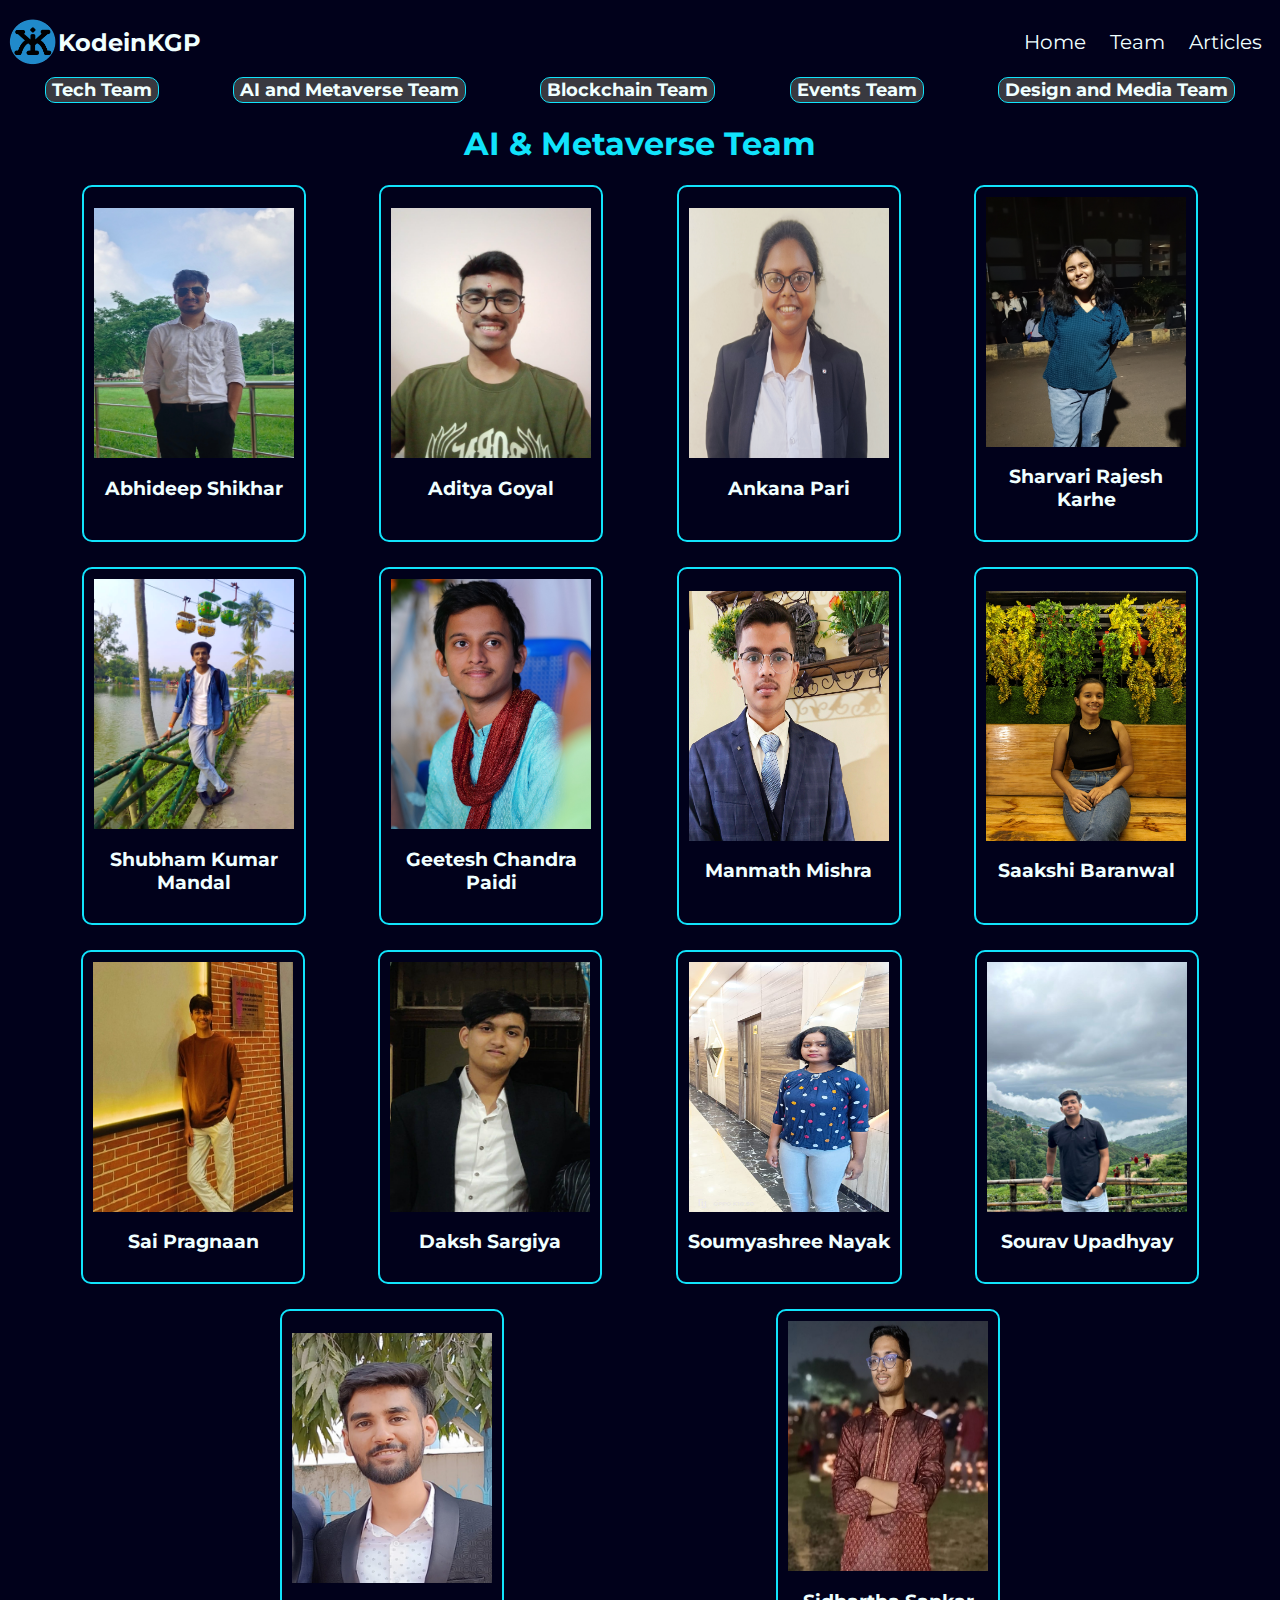
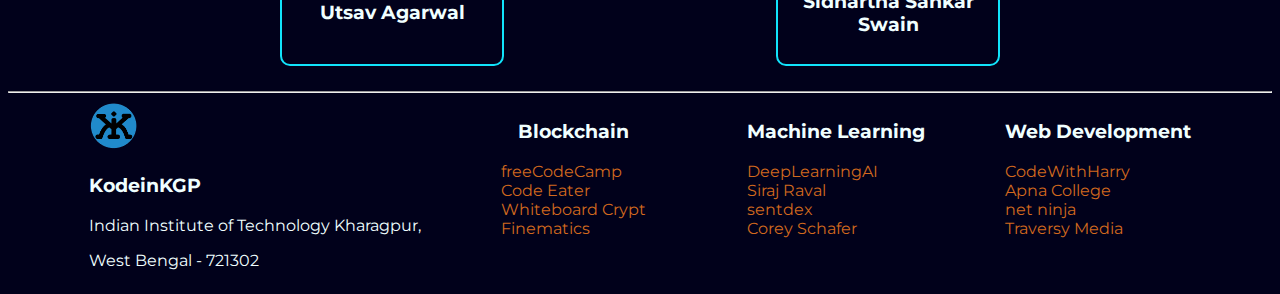
<file: aim.html>
<!DOCTYPE html>
<html lang="en">
<head>
    <meta charset="UTF-8">
    <meta name="viewport" content="width=device-width, initial-scale=1.0">
    <title>AI & Metaverse</title>
    <link rel="stylesheet" href="stylem.css">
    <link rel="stylesheet" href="https://cdnjs.cloudflare.com/ajax/libs/font-awesome/6.6.0/css/all.min.css" integrity="sha512-Kc323vGBEqzTmouAECnVceyQqyqdsSiqLQISBL29aUW4U/M7pSPA/gEUZQqv1cwx4OnYxTxve5UMg5GT6L4JJg==" crossorigin="anonymous" referrerpolicy="no-referrer" />
    <link rel="preconnect" href="https://fonts.googleapis.com">
    <link rel="preconnect" href="https://fonts.gstatic.com" crossorigin>
    <link href="https://fonts.googleapis.com/css2?family=Montserrat:ital,wght@0,100..900;1,100..900&display=swap" rel="stylesheet">
</head>
<body>
    <nav class="navbar">
        <div class="logodiv"><img class="navlogo" src="Kodein logo.png" />
        <h2>KodeinKGP</h2></div>
        <div>
        <a href="index.html" class="tabs">Home</a>
        <a href="teams.html" class="tabs">Team</a>
        <a href="articles.html" class="tabs">Articles</a>
        </div>
    </nav>    
    <div class="button-container">
        <button><a href="teams.html" class="c">Tech Team</a></button>
        <button><a href="aim.html" class="c">AI and Metaverse Team</a></button>
        <button><a href="blockchain.html" class="c">Blockchain Team</a></button>
        <button><a href="events.html" class="c">Events Team</a></button>
        <button><a href="design.html" class="c">Design and Media Team</a></button>
    </div>
    <h1>AI & Metaverse Team</h1>
    <div class="aimeta">
    <div class="mc1" id="container">
        <div class="boxes">
            <img src="abhideep shikhar.jpg"/>
            <h3>Abhideep Shikhar</h3>
            <div class="social">
                <a><i class="fa-brands fa-facebook"></i></a>
                <a><i class="fa-solid fa-square-envelope"></i></a>
                <a><i class="fa-brands fa-instagram"></i></a>
                <a><i class="fa-brands fa-linkedin"></i></a>
                <a><i class="fa-brands fa-github"></i></a>
                </div>
        </div>
        <div class="boxes">
            <img src="aditya goyal.jpg"/>
            <h3>Aditya Goyal</h3>
            <div class="social">
                <a><i class="fa-brands fa-facebook"></i></a>
                <a><i class="fa-solid fa-square-envelope"></i></a>
                <a><i class="fa-brands fa-instagram"></i></a>
                <a><i class="fa-brands fa-linkedin"></i></a>
                <a><i class="fa-brands fa-github"></i></a>
                </div> 
        </div>
        <div class="boxes">
            <img src="ankana pari.jpg"/>
            <h3>Ankana Pari</h3>
            <div class="social">
                <a><i class="fa-brands fa-facebook"></i></a>
                <a><i class="fa-solid fa-square-envelope"></i></a>
                <a><i class="fa-brands fa-instagram"></i></a>
                <a><i class="fa-brands fa-linkedin"></i></a>
                <a><i class="fa-brands fa-github"></i></a>
                </div>
        </div>
        <div class="boxes">
            <img src="sharvari.jpg"/>
            <h3>Sharvari Rajesh <br/>Karhe</h3>
            <div class="social">
                <a><i class="fa-brands fa-facebook"></i></a>
                <a><i class="fa-solid fa-square-envelope"></i></a>
                <a><i class="fa-brands fa-instagram"></i></a>
                <a><i class="fa-brands fa-linkedin"></i></a>
                <a><i class="fa-brands fa-github"></i></a>
                </div>
        </div>
    </div>
    <div class="mc2" id="container">
        <div class="boxes">
            <img src="shubham kumar mandal.jpeg"/>
            <h3>Shubham Kumar <br/>Mandal</h3>
            <div class="social">
                <a><i class="fa-brands fa-facebook"></i></a>
                <a><i class="fa-solid fa-square-envelope"></i></a>
                <a><i class="fa-brands fa-instagram"></i></a>
                <a><i class="fa-brands fa-linkedin"></i></a>
                <a><i class="fa-brands fa-github"></i></a>
                </div>
        </div>
        <div class="boxes">
            <img src="geetesh.jpg"/>
            <h3>Geetesh Chandra <br/>Paidi</h3>
            <div class="social">
                <a><i class="fa-brands fa-facebook"></i></a>
                <a><i class="fa-solid fa-square-envelope"></i></a>
                <a><i class="fa-brands fa-instagram"></i></a>
                <a><i class="fa-brands fa-linkedin"></i></a>
                <a><i class="fa-brands fa-github"></i></a>
                </div>
        </div>
        <div class="boxes">
            <img src="Manmath mishra.jpg"/>
            <h3>Manmath Mishra</h3>
            <div class="social">
                <a><i class="fa-brands fa-facebook"></i></a>
                <a><i class="fa-solid fa-square-envelope"></i></a>
                <a><i class="fa-brands fa-instagram"></i></a>
                <a><i class="fa-brands fa-linkedin"></i></a>
                <a><i class="fa-brands fa-github"></i></a>
                </div>
        </div>
        <div class="boxes">
            <img src="saakshi baranwal.jpg"/>
            <h3>Saakshi Baranwal</h3>
            <div class="social">
                <a><i class="fa-brands fa-facebook"></i></a>
                <a><i class="fa-solid fa-square-envelope"></i></a>
                <a><i class="fa-brands fa-instagram"></i></a>
                <a><i class="fa-brands fa-linkedin"></i></a>
                <a><i class="fa-brands fa-github"></i></a>
                </div>
        </div>
    </div>
    <div class="mc3" id="container">
        <div class="boxes">
            <img src="pragnaan-edited.jpg"/>
            <h3>Sai Pragnaan</h3>
            <div class="social">
                <a><i class="fa-brands fa-facebook"></i></a>
                <a><i class="fa-solid fa-square-envelope"></i></a>
                <a><i class="fa-brands fa-instagram"></i></a>
                <a><i class="fa-brands fa-linkedin"></i></a>
                <a><i class="fa-brands fa-github"></i></a>
                </div>
        </div>
        <div class="boxes">
            <img src="Daksh_Sargiya.jpg"/>
            <h3>Daksh Sargiya</h3>
            <div class="social">
                <a><i class="fa-brands fa-facebook"></i></a>
                <a><i class="fa-solid fa-square-envelope"></i></a>
                <a><i class="fa-brands fa-instagram"></i></a>
                <a><i class="fa-brands fa-linkedin"></i></a>
                <a><i class="fa-brands fa-github"></i></a>
                </div>
        </div>
        <div class="boxes">
            <img src="soumyashree nayak.jpeg"/>
            <h3>Soumyashree Nayak</h3>
            <div class="social">
                <a><i class="fa-brands fa-facebook"></i></a>
                <a><i class="fa-solid fa-square-envelope"></i></a>
                <a><i class="fa-brands fa-instagram"></i></a>
                <a><i class="fa-brands fa-linkedin"></i></a>
                <a><i class="fa-brands fa-github"></i></a>
                </div>
        </div>
        <div class="boxes">
            <img src="sourav upadhyay.jpeg"/>
            <h3>Sourav Upadhyay</h3>
            <div class="social">
                <a><i class="fa-brands fa-facebook"></i></a>
                <a><i class="fa-solid fa-square-envelope"></i></a>
                <a><i class="fa-brands fa-instagram"></i></a>
                <a><i class="fa-brands fa-linkedin"></i></a>
                <a><i class="fa-brands fa-github"></i></a>
                </div>
        </div>
    </div>
    <div class="mc4" id="container">
        <div class="boxes">
            <img src="Photo Utsav (2).jpg"/>
            <h3>Utsav Agarwal</h3>
            <div class="social">
                <a><i class="fa-brands fa-facebook"></i></a>
                <a><i class="fa-solid fa-square-envelope"></i></a>
                <a><i class="fa-brands fa-instagram"></i></a>
                <a><i class="fa-brands fa-linkedin"></i></a>
                <a><i class="fa-brands fa-github"></i></a>
                </div>
        </div>
        <div class="boxes">
            <img src="sidhartha sankar swain.jpg"/>
            <h3>Sidhartha Sankar <br/>Swain</h3>
            <div class="social">
                <a><i class="fa-brands fa-facebook"></i></a>
                <a><i class="fa-solid fa-square-envelope"></i></a>
                <a><i class="fa-brands fa-instagram"></i></a>
                <a><i class="fa-brands fa-linkedin"></i></a>
                <a><i class="fa-brands fa-github"></i></a>
                </div>
        </div>
    </div>
  </div>
  <hr/>
        <footer>
            <div class="Logodiv">
                <img class="logo" src="Kodein logo.png" alt="Logo"/>
                <h3 class="ftr">KodeinKGP</h3>
                <p>Indian Institute of Technology Kharagpur,</p>
                <p>West Bengal - 721302</p>
                <a class="ftr"  href="https://www.instagram.com/kodeinkgp_iitkgp?igsh=cmhyMXM3YTA5YzZm"><i class="fa-brands fa-instagram"></i></a>
                <a class="ftr"  href="https://www.linkedin.com/company/kodeinkgp/"><i class="fa-brands fa-linkedin"></i></a>
                <a class="ftr"  href="https://www.facebook.com/kodeinkgp?mibextid=ZbWKwL"><i class="fa-brands fa-facebook"></i></a>
                <a class="ftr"  href="https://chat.whatsapp.com/IFt69sSqZsu7FlRWl3EIbk"><i class="fa-brands fa-whatsapp"></i></a>
                <a class="ftr"  href="https://medium.com/@kodeinkgp"><i class="fa-brands fa-medium"></i></a>
            </div>
            <div class="blockchainftr">
                <h3>Blockchain</h3>
                <a class="ftr"  href="https://www.youtube.com/watch?v=gyMwXuJrbJQ">freeCodeCamp</a>
                <a class="ftr"  href="https://www.youtube.com/@CodeEater21/videos">Code Eater</a>
                <a class="ftr"  href="https://www.youtube.com/@WhiteboardCrypto">Whiteboard Crypt</a>
                <a class="ftr"  href="https://www.youtube.com/@Finematics">Finematics</a>
            </div>
            <div class="mlftr">
                <h3>Machine Learning</h3>
                <a class="ftr"  href="https://www.youtube.com/@Deeplearningai">DeepLearningAI</a>
                <a class="ftr"  href="https://www.youtube.com/@SirajRaval/about">Siraj Raval</a>
                <a class="ftr"  href="https://www.youtube.com/@sentdex/playlists">sentdex</a>
                <a class="ftr"  href="https://www.youtube.com/@coreyms/about">Corey Schafer</a>
            </div>
            <div class="wdftr">
                <h3>Web Development</h3>
                <a class="ftr"  href="https://www.youtube.com/playlist?list=PLu0W_9lII9agiCUZYRsvtGTXdxkzPyItg">CodeWithHarry</a>
                <a class="ftr"  href="https://www.youtube.com/playlist?list=PLfqMhTWNBTe3H6c9OGXb5_6wcc1Mca52n">Apna College</a>
                <a class="ftr"  href="https://www.youtube.com/playlist?list=PL4cUxeGkcC9ivBf_eKCPIAYXWzLlPAm6G">net ninja</a>
                <a class="ftr"  href="https://www.youtube.com/playlist?list=PLillGF-RfqbZTASqIqdvm1R5mLrQq79CU">Traversy Media</a>
            </div>
        </footer>
</body>
</html>
</file>
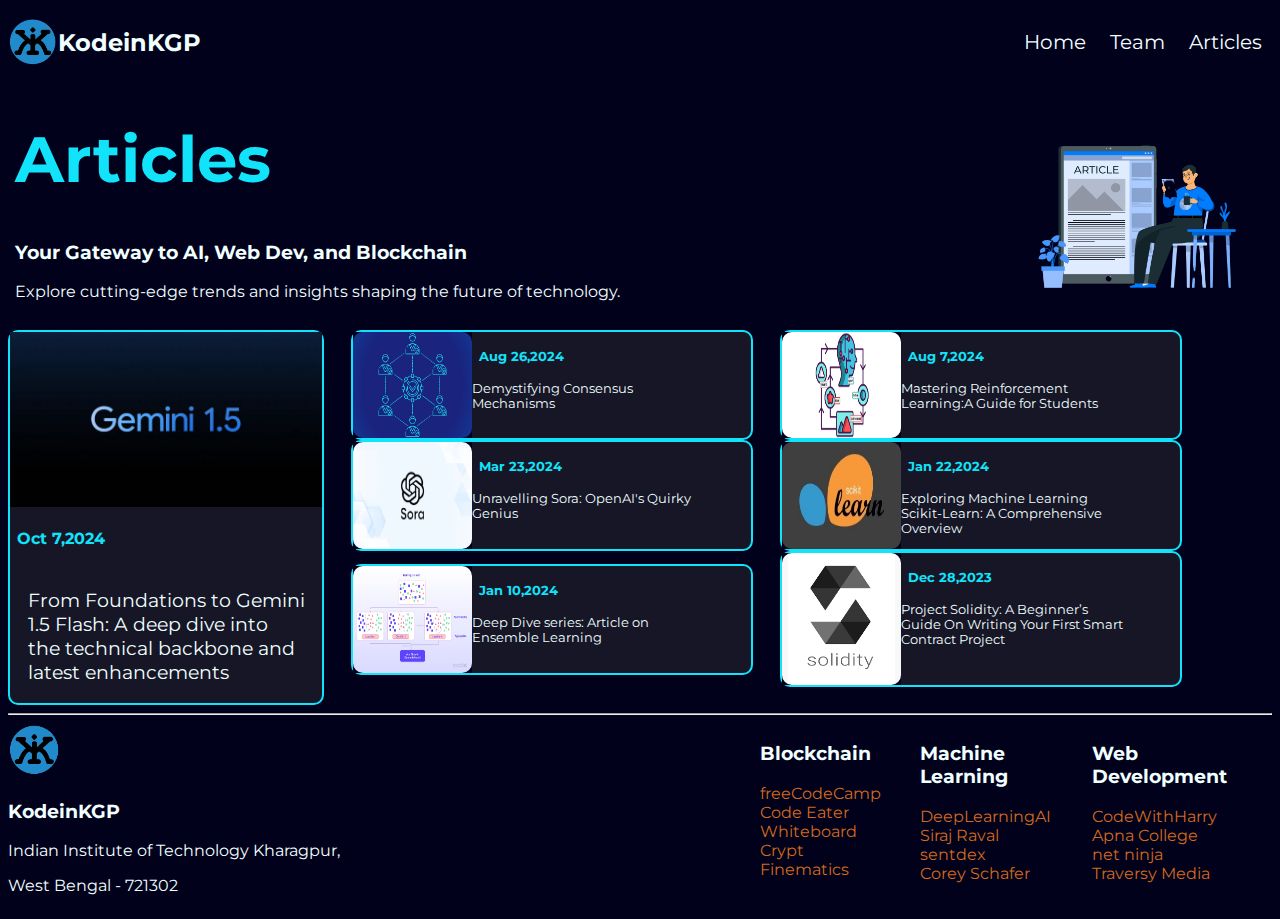
<file: articles.html>
<!DOCTYPE html>
<html lang="en">
<head>
    <meta charset="UTF-8">
    <meta name="viewport" content="width=device-width, initial-scale=1.0">
    <title>Articles</title>
    <link rel="stylesheet" href="stylea.css">
    <link rel="preconnect" href="https://fonts.googleapis.com">
    <link rel="preconnect" href="https://fonts.gstatic.com" crossorigin>
    <link href="https://fonts.googleapis.com/css2?family=Montserrat:ital,wght@0,100..900;1,100..900&display=swap" rel="stylesheet">
</head>
<body>
    <nav class="navbar">
        <div class="logodiv"><img class="navlogo" src="Kodein logo.png" />
        <h2>KodeinKGP</h2></div>
        <div>
        <a href="index.html" class="tabs">Home</a>
        <a href="teams.html" class="tabs">Team</a>
        <a href="articles.html" class="tabs">Articles</a>
        </div>
    </nav>
    <div class="flex">
    <div class="intro">
    <h1>Articles</h1>
    <h3>Your Gateway to AI, Web Dev, and Blockchain</h3>
    <p>Explore cutting-edge trends and insights shaping the future of technology.</p>
    </div>
    <div class="image">
        <img src="Articles Illustration.png"/>
    </div>
    </div>
    <div class="box">
     <div class="gem">
       <a href="https://medium.com/@kodeinkgp/38ce4d26e2e5" >
        <div class="gemini">
            <img src="gemini.jpg"/>
            <h4>Oct 7,2024</h4>
            <p>
                From Foundations to Gemini<br/> 1.5 Flash: A deep dive into<br/> the technical backbone and<br/> latest enhancements
            </p>
        </div>
       </a>
      </div>
      <div class="others">
        <div class="cont">
            <div class="art">
              <div class="img">
                <img src="consensus-blockchain-948x640.png"/>
              </div>
              <div class="text">
                <h4>Aug 26,2024</h4>
                <p>Demystifying Consensus<br/>Mechanisms<br/> <br/> </p>
              </div>
            </div>
            <div class="art">
              <div class="img">
                <img src="reinforcement learning.png"/>
              </div>
              <div class="text">
               <h4>Aug 7,2024</h4>
               <p>Mastering Reinforcement<br/>Learning:A Guide for Students<br/> <br/> </p>
            </div>
            </div>
        </div>
    <div class="cont">
        <div class="art">
            <div class="img">
            <img src="ew_20240426-openai-sora-overview-696x447.webp"/>
            </div>
            <div class="text">
            <h4>Mar 23,2024</h4>
            <p>Unravelling Sora: OpenAI's Quirky<br/>Genius<br/> <br/> </p>
            </div>
        </div>
        <div class="art">
            <div class="img">
            <img src="scikit learning.jpeg"/>
            </div>
            <div class="text">
            <h4>Jan 22,2024</h4>
            <p>Exploring Machine Learning <br/>Scikit-Learn: A Comprehensive<br/> Overview</p>
            </div>
        </div>
    </div>
    <div class="cont">
        <div class="art">
            <div class="img">
            <img src="4fda620b-ac6c-45dc-ba17-f0d68bc7888f_What+is+Ensemble+Learning_.avif"/>
            </div>
            <div class="text">
            <h4>Jan 10,2024</h4>
            <p>Deep Dive series: Article on <br/>Ensemble Learning<br/> <br/> </p>
            </div>
        </div>
        <div class="art">
            <div class="img">
            <img src="solidity-feat.webp"/>
            </div>
            <div class="text">
            <h4>Dec 28,2023</h4>
            <p>Project Solidity: A Beginner’s<br/> Guide On Writing Your First Smart <br/>Contract Project</p>
            </div>
        </div>
    </div>
       </div>
    </div>
    <hr/>
        <footer>
            <div class="Logodiv">
                <img class="logo" src="Kodein logo.png" alt="Logo"/>
                <h3>KodeinKGP</h3>
                <p>Indian Institute of Technology Kharagpur,</p>
                <p>West Bengal - 721302</p>
                <a href="https://www.instagram.com/kodeinkgp_iitkgp?igsh=cmhyMXM3YTA5YzZm"><i class="fa-brands fa-instagram"></i></a>
                <a href="https://www.linkedin.com/company/kodeinkgp/"><i class="fa-brands fa-linkedin"></i></a>
                <a href="https://www.facebook.com/kodeinkgp?mibextid=ZbWKwL"><i class="fa-brands fa-facebook"></i></a>
                <a href="https://chat.whatsapp.com/IFt69sSqZsu7FlRWl3EIbk"><i class="fa-brands fa-whatsapp"></i></a>
                <a href="https://medium.com/@kodeinkgp"><i class="fa-brands fa-medium"></i></a>
            </div>
            <div class="blockchainftr">
                <h3>Blockchain</h3>
                <a href="https://www.youtube.com/watch?v=gyMwXuJrbJQ">freeCodeCamp</a>
                <a href="https://www.youtube.com/@CodeEater21/videos">Code Eater</a>
                <a href="https://www.youtube.com/@WhiteboardCrypto">Whiteboard Crypt</a>
                <a href="https://www.youtube.com/@Finematics">Finematics</a>
            </div>
            <div class="mlftr">
                <h3>Machine Learning</h3>
                <a href="https://www.youtube.com/@Deeplearningai">DeepLearningAI</a>
                <a href="https://www.youtube.com/@SirajRaval/about">Siraj Raval</a>
                <a href="https://www.youtube.com/@sentdex/playlists">sentdex</a>
                <a href="https://www.youtube.com/@coreyms/about">Corey Schafer</a>
            </div>
            <div class="wdftr">
                <h3>Web Development</h3>
                <a href="https://www.youtube.com/playlist?list=PLu0W_9lII9agiCUZYRsvtGTXdxkzPyItg">CodeWithHarry</a>
                <a href="https://www.youtube.com/playlist?list=PLfqMhTWNBTe3H6c9OGXb5_6wcc1Mca52n">Apna College</a>
                <a href="https://www.youtube.com/playlist?list=PL4cUxeGkcC9ivBf_eKCPIAYXWzLlPAm6G">net ninja</a>
                <a href="https://www.youtube.com/playlist?list=PLillGF-RfqbZTASqIqdvm1R5mLrQq79CU">Traversy Media</a>
            </div>
        </footer>
</body>
</html>
</file>
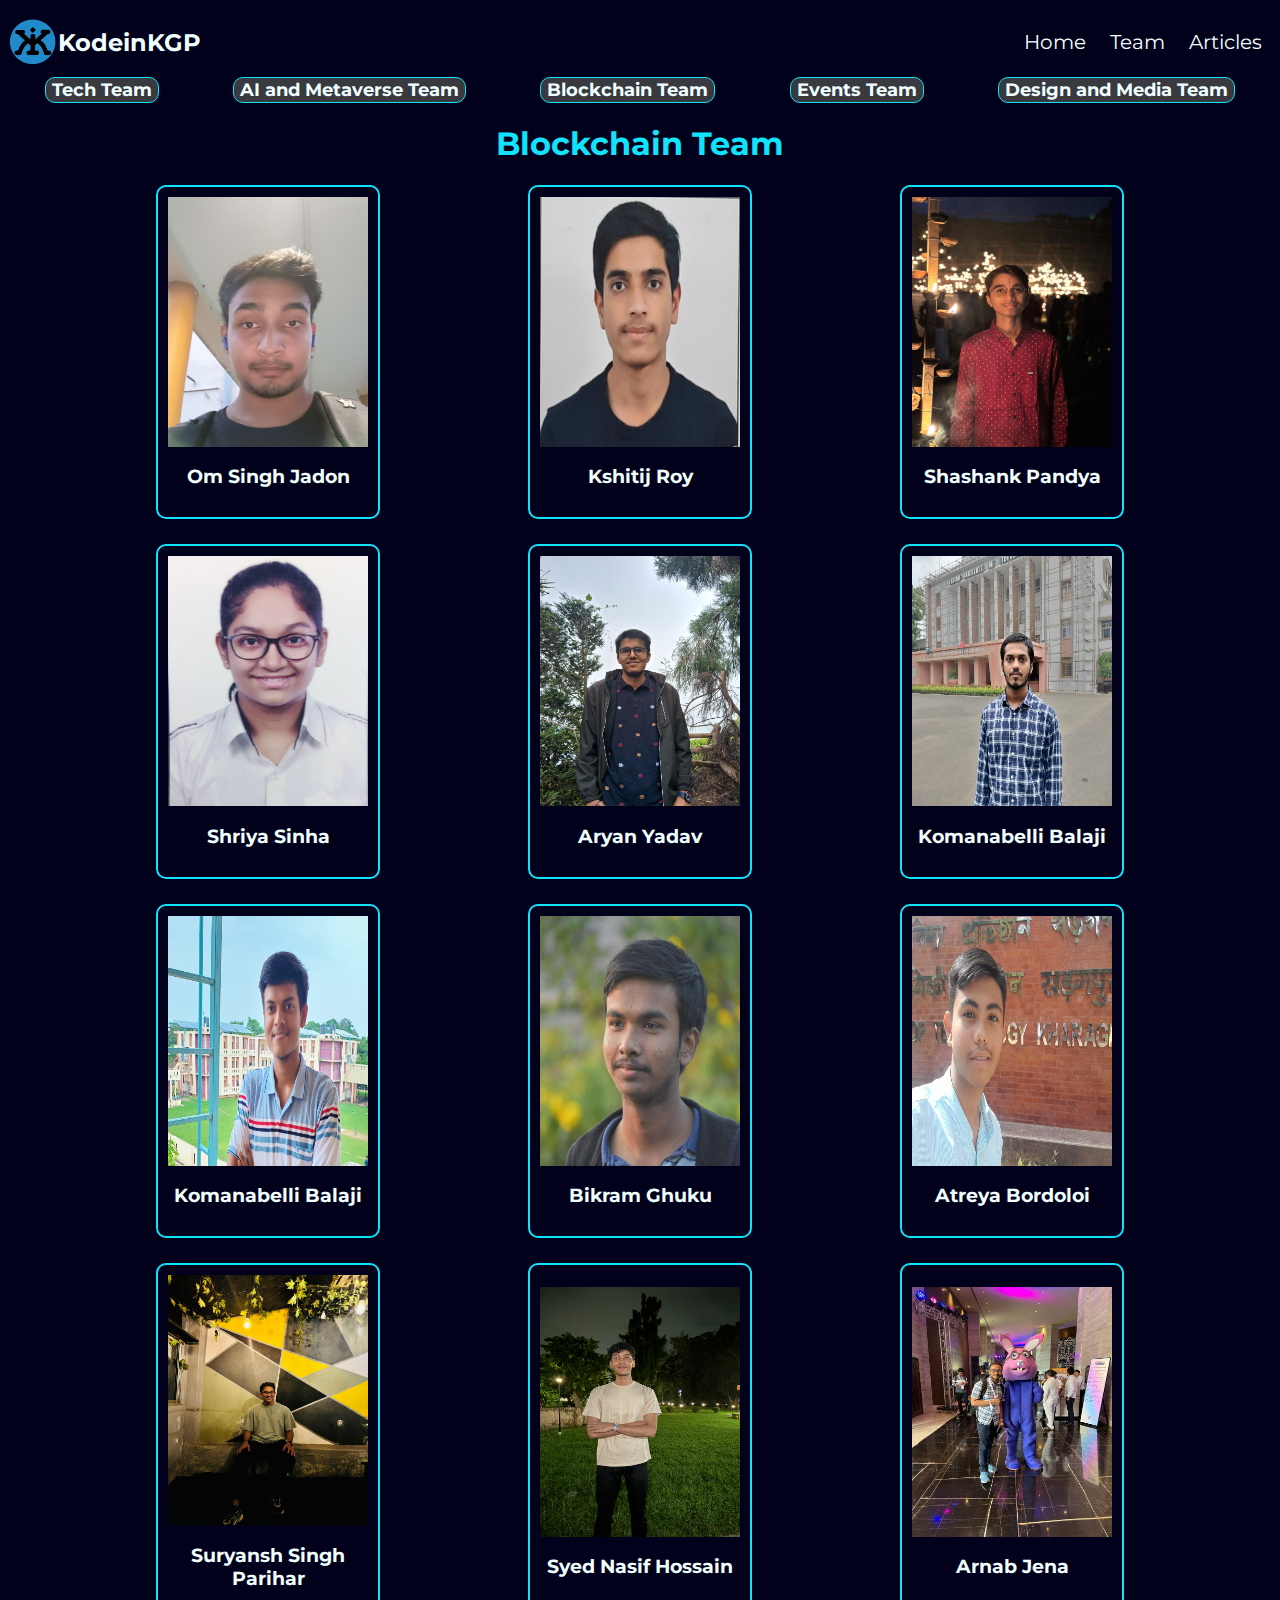
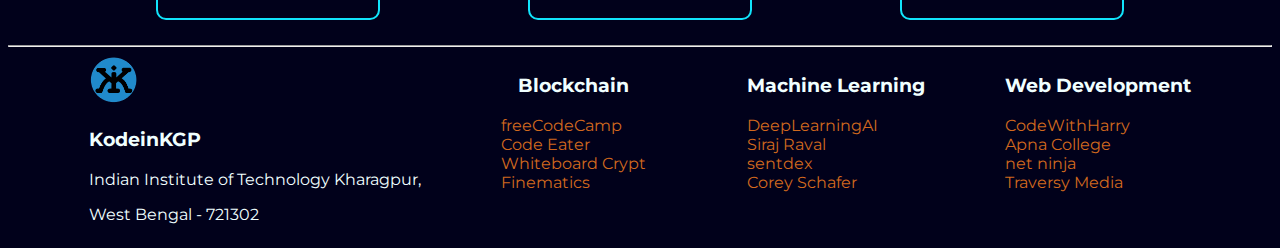
<file: blockchain.html>
<!DOCTYPE html>
<html lang="en">
<head>
    <meta charset="UTF-8">
    <meta name="viewport" content="width=device-width, initial-scale=1.0">
    <title>Blockchain Team</title>
    <link rel="stylesheet" href="styleb.css">
    <link rel="stylesheet" href="https://cdnjs.cloudflare.com/ajax/libs/font-awesome/6.6.0/css/all.min.css" integrity="sha512-Kc323vGBEqzTmouAECnVceyQqyqdsSiqLQISBL29aUW4U/M7pSPA/gEUZQqv1cwx4OnYxTxve5UMg5GT6L4JJg==" crossorigin="anonymous" referrerpolicy="no-referrer" />
    <link rel="preconnect" href="https://fonts.googleapis.com">
    <link rel="preconnect" href="https://fonts.gstatic.com" crossorigin>
    <link href="https://fonts.googleapis.com/css2?family=Montserrat:ital,wght@0,100..900;1,100..900&display=swap" rel="stylesheet">
</head>
<body>
    <nav class="navbar">
        <div class="logodiv"><img class="navlogo" src="Kodein logo.png" />
        <h2>KodeinKGP</h2></div>
        <div>
        <a href="index.html" class="tabs">Home</a>
        <a href="teams.html" class="tabs">Team</a>
        <a href="articles.html" class="tabs">Articles</a>
        </div>
    </nav>    
    <div class="button-container">
        <button><a href="teams.html" class="c">Tech Team</a></button>
        <button><a href="aim.html" class="c">AI and Metaverse Team</a></button>
        <button><a href="blockchain.html" class="c">Blockchain Team</a></button>
        <button><a href="events.html" class="c">Events Team</a></button>
        <button><a href="design.html" class="c">Design and Media Team</a></button>
    </div>
    <h1>Blockchain Team</h1>
    <div class="block">
    <div class="bc1" id="container">
        <div class="boxes">
            <img src="Om Singh Jadon.jpg"/>
            <h3>Om Singh Jadon</h3>
            <div class="social">
                <a><i class="fa-brands fa-facebook"></i></a>
                <a><i class="fa-solid fa-square-envelope"></i></a>
                <a><i class="fa-brands fa-instagram"></i></a>
                <a><i class="fa-brands fa-linkedin"></i></a>
                <a><i class="fa-brands fa-github"></i></a>
                </div>
        </div>
        <div class="boxes">
            <img src="kshitij roy.jpg"/>
            <h3>Kshitij Roy</h3>
            <div class="social">
                <a><i class="fa-brands fa-facebook"></i></a>
                <a><i class="fa-solid fa-square-envelope"></i></a>
                <a><i class="fa-brands fa-instagram"></i></a>
                <a><i class="fa-brands fa-linkedin"></i></a>
                <a><i class="fa-brands fa-github"></i></a>
                </div>
        </div>
        <div class="boxes">
            <img src="shashank pandya.jpg"/>
            <h3>Shashank Pandya</h3>
            <div class="social">
                <a><i class="fa-brands fa-facebook"></i></a>
                <a><i class="fa-solid fa-square-envelope"></i></a>
                <a><i class="fa-brands fa-instagram"></i></a>
                <a><i class="fa-brands fa-linkedin"></i></a>
                <a><i class="fa-brands fa-github"></i></a>
                </div>
        </div>
    </div>
    <div class="bc2" id="container">
        <div class="boxes">
            <img src="shriya sinha.jpg"/>
            <h3>Shriya Sinha</h3>
            <div class="social">
                <a><i class="fa-brands fa-facebook"></i></a>
                <a><i class="fa-solid fa-square-envelope"></i></a>
                <a><i class="fa-brands fa-instagram"></i></a>
                <a><i class="fa-brands fa-linkedin"></i></a>
                <a><i class="fa-brands fa-github"></i></a>
                </div>
        </div>
        <div class="boxes">
            <img src="aryan yadav.jpg"/>
            <h3>Aryan Yadav</h3>
            <div class="social">
                <a><i class="fa-brands fa-facebook"></i></a>
                <a><i class="fa-solid fa-square-envelope"></i></a>
                <a><i class="fa-brands fa-instagram"></i></a>
                <a><i class="fa-brands fa-linkedin"></i></a>
                <a><i class="fa-brands fa-github"></i></a>
                </div>
        </div>
        <div class="boxes">
            <img src="K.Balaji.jpg"/>
            <h3>Komanabelli Balaji</h3>
            <div class="social">
                <a><i class="fa-brands fa-facebook"></i></a>
                <a><i class="fa-solid fa-square-envelope"></i></a>
                <a><i class="fa-brands fa-instagram"></i></a>
                <a><i class="fa-brands fa-linkedin"></i></a>
                <a><i class="fa-brands fa-github"></i></a>
                </div>
        </div>
    </div>
    <div class="bc3" id="container">
        <div class="boxes">
            <img src="ashutosh.jpg"/>
            <h3>Komanabelli Balaji</h3>
            <div class="social">
                <a><i class="fa-brands fa-facebook"></i></a>
                <a><i class="fa-solid fa-square-envelope"></i></a>
                <a><i class="fa-brands fa-instagram"></i></a>
                <a><i class="fa-brands fa-linkedin"></i></a>
                <a><i class="fa-brands fa-github"></i></a>
                </div>
        </div>
        <div class="boxes">
            <img src="bikram (1).jpeg"/>
            <h3>Bikram Ghuku</h3>
            <div class="social">
                <a><i class="fa-brands fa-facebook"></i></a>
                <a><i class="fa-solid fa-square-envelope"></i></a>
                <a><i class="fa-brands fa-instagram"></i></a>
                <a><i class="fa-brands fa-linkedin"></i></a>
                <a><i class="fa-brands fa-github"></i></a>
                </div>
        </div>
        <div class="boxes">
            <img src="atreya.jpg"/>
            <h3>Atreya Bordoloi</h3>
            <div class="social">
                <a><i class="fa-brands fa-facebook"></i></a>
                <a><i class="fa-solid fa-square-envelope"></i></a>
                <a><i class="fa-brands fa-instagram"></i></a>
                <a><i class="fa-brands fa-linkedin"></i></a>
                <a><i class="fa-brands fa-github"></i></a>
                </div>
        </div>
    </div>
    <div class="mc4" id="container">
        <div class="boxes">
            <img src="suryansh.jpg"/>
            <h3>Suryansh Singh <br/>Parihar</h3>
            <div class="social">
                <a><i class="fa-brands fa-facebook"></i></a>
                <a><i class="fa-solid fa-square-envelope"></i></a>
                <a><i class="fa-brands fa-instagram"></i></a>
                <a><i class="fa-brands fa-linkedin"></i></a>
                <a><i class="fa-brands fa-github"></i></a>
                </div>
        </div>
        <div class="boxes">
            <img src="syed.jpg"/>
            <h3>Syed Nasif Hossain</h3>
            <div class="social">
                <a><i class="fa-brands fa-facebook"></i></a>
                <a><i class="fa-solid fa-square-envelope"></i></a>
                <a><i class="fa-brands fa-instagram"></i></a>
                <a><i class="fa-brands fa-linkedin"></i></a>
                <a><i class="fa-brands fa-github"></i></a>
                </div>
        </div>
        <div class="boxes" >
            <img src="arnab jena.jpeg"/>
            <h3>Arnab Jena</h3>
            <div class="social">
                <a><i class="fa-brands fa-facebook"></i></a>
                <a><i class="fa-solid fa-square-envelope"></i></a>
                <a><i class="fa-brands fa-instagram"></i></a>
                <a><i class="fa-brands fa-linkedin"></i></a>
                <a><i class="fa-brands fa-github"></i></a>
                </div>
        </div>
    </div>
  </div>
  <hr/>
        <footer>
            <div class="Logodiv">
                <img class="logo" src="Kodein logo.png" alt="Logo"/>
                <h3 class="ftr">KodeinKGP</h3>
                <p>Indian Institute of Technology Kharagpur,</p>
                <p>West Bengal - 721302</p>
                <a class="ftr"  href="https://www.instagram.com/kodeinkgp_iitkgp?igsh=cmhyMXM3YTA5YzZm"><i class="fa-brands fa-instagram"></i></a>
                <a class="ftr"  href="https://www.linkedin.com/company/kodeinkgp/"><i class="fa-brands fa-linkedin"></i></a>
                <a class="ftr"  href="https://www.facebook.com/kodeinkgp?mibextid=ZbWKwL"><i class="fa-brands fa-facebook"></i></a>
                <a class="ftr"  href="https://chat.whatsapp.com/IFt69sSqZsu7FlRWl3EIbk"><i class="fa-brands fa-whatsapp"></i></a>
                <a class="ftr"  href="https://medium.com/@kodeinkgp"><i class="fa-brands fa-medium"></i></a>
            </div>
            <div class="blockchainftr">
                <h3>Blockchain</h3>
                <a class="ftr"  href="https://www.youtube.com/watch?v=gyMwXuJrbJQ">freeCodeCamp</a>
                <a class="ftr"  href="https://www.youtube.com/@CodeEater21/videos">Code Eater</a>
                <a class="ftr"  href="https://www.youtube.com/@WhiteboardCrypto">Whiteboard Crypt</a>
                <a class="ftr"  href="https://www.youtube.com/@Finematics">Finematics</a>
            </div>
            <div class="mlftr">
                <h3>Machine Learning</h3>
                <a class="ftr"  href="https://www.youtube.com/@Deeplearningai">DeepLearningAI</a>
                <a class="ftr"  href="https://www.youtube.com/@SirajRaval/about">Siraj Raval</a>
                <a class="ftr"  href="https://www.youtube.com/@sentdex/playlists">sentdex</a>
                <a class="ftr"  href="https://www.youtube.com/@coreyms/about">Corey Schafer</a>
            </div>
            <div class="wdftr">
                <h3>Web Development</h3>
                <a class="ftr"  href="https://www.youtube.com/playlist?list=PLu0W_9lII9agiCUZYRsvtGTXdxkzPyItg">CodeWithHarry</a>
                <a class="ftr"  href="https://www.youtube.com/playlist?list=PLfqMhTWNBTe3H6c9OGXb5_6wcc1Mca52n">Apna College</a>
                <a class="ftr"  href="https://www.youtube.com/playlist?list=PL4cUxeGkcC9ivBf_eKCPIAYXWzLlPAm6G">net ninja</a>
                <a class="ftr"  href="https://www.youtube.com/playlist?list=PLillGF-RfqbZTASqIqdvm1R5mLrQq79CU">Traversy Media</a>
            </div>
        </footer>
</body>
</html>
</file>
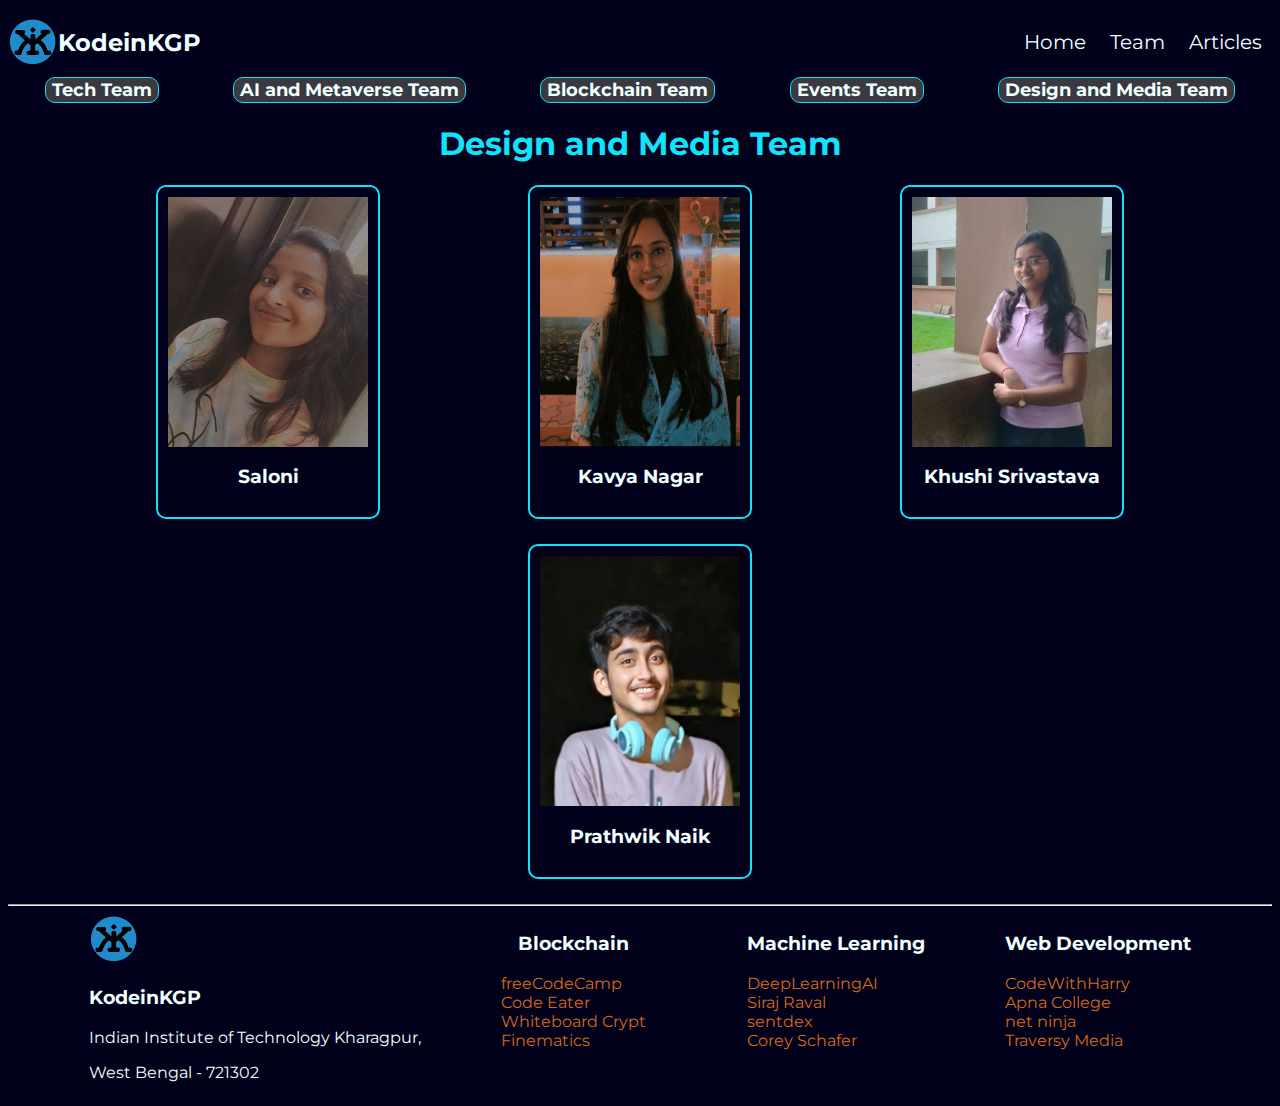
<file: design.html>
<!DOCTYPE html>
<html lang="en">
<head>
    <meta charset="UTF-8">
    <meta name="viewport" content="width=device-width, initial-scale=1.0">
    <title>Events Team</title>
    <link rel="stylesheet" href="styled.css">
    <link rel="stylesheet" href="https://cdnjs.cloudflare.com/ajax/libs/font-awesome/6.6.0/css/all.min.css" integrity="sha512-Kc323vGBEqzTmouAECnVceyQqyqdsSiqLQISBL29aUW4U/M7pSPA/gEUZQqv1cwx4OnYxTxve5UMg5GT6L4JJg==" crossorigin="anonymous" referrerpolicy="no-referrer" />
    <link rel="preconnect" href="https://fonts.googleapis.com">
    <link rel="preconnect" href="https://fonts.gstatic.com" crossorigin>
    <link href="https://fonts.googleapis.com/css2?family=Montserrat:ital,wght@0,100..900;1,100..900&display=swap" rel="stylesheet">
</head>
<body>
    <nav class="navbar">
        <div class="logodiv"><img class="navlogo" src="Kodein logo.png" />
        <h2>KodeinKGP</h2></div>
        <div>
        <a href="index.html" class="tabs">Home</a>
        <a href="teams.html" class="tabs">Team</a>
        <a href="articles.html" class="tabs">Articles</a>
        </div>
    </nav>    
    <div class="button-container">
        <button><a href="teams.html" class="c">Tech Team</a></button>
        <button><a href="aim.html" class="c">AI and Metaverse Team</a></button>
        <button><a href="blockchain.html" class="c">Blockchain Team</a></button>
        <button><a href="events.html" class="c">Events Team</a></button>
        <button><a href="design.html" class="c">Design and Media Team</a></button>
    </div>
    <h1>Design and Media Team</h1>
    <div class="design">
    <div class="dc1" id="container">
        <div class="boxes">
            <img src="saloni-edited.jpg"/>
            <h3>Saloni</h3>
            <div class="social">
                <a><i class="fa-brands fa-facebook"></i></a>
                <a><i class="fa-solid fa-square-envelope"></i></a>
                <a><i class="fa-brands fa-instagram"></i></a>
                <a><i class="fa-brands fa-linkedin"></i></a>
                <a><i class="fa-brands fa-github"></i></a>
                </div>
        </div>
        <div class="boxes">
            <img src="kavya nagar.jpg"/>
            <h3>Kavya Nagar</h3>
            <div class="social">
                <a><i class="fa-brands fa-facebook"></i></a>
                <a><i class="fa-solid fa-square-envelope"></i></a>
                <a><i class="fa-brands fa-instagram"></i></a>
                <a><i class="fa-brands fa-linkedin"></i></a>
                <a><i class="fa-brands fa-github"></i></a>
                </div>
        </div>
        <div class="boxes">
            <img src="khushi-edited.jpg"/>
            <h3>Khushi Srivastava</h3>
            <div class="social">
                <a><i class="fa-brands fa-facebook"></i></a>
                <a><i class="fa-solid fa-square-envelope"></i></a>
                <a><i class="fa-brands fa-instagram"></i></a>
                <a><i class="fa-brands fa-linkedin"></i></a>
                <a><i class="fa-brands fa-github"></i></a>
                </div>
        </div>
    </div>
    <div class="dc2" id="container">
        <div class="boxes">
            <img src="prathwik.jpg"/>
            <h3>Prathwik Naik</h3>
            <div class="social">
                <a><i class="fa-brands fa-facebook"></i></a>
                <a><i class="fa-solid fa-square-envelope"></i></a>
                <a><i class="fa-brands fa-instagram"></i></a>
                <a><i class="fa-brands fa-linkedin"></i></a>
                <a><i class="fa-brands fa-github"></i></a>
                </div>
        </div>
    </div>
  </div>
  <hr/>
        <footer>
            <div class="Logodiv">
                <img class="logo" src="Kodein logo.png" alt="Logo"/>
                <h3 class="ftr">KodeinKGP</h3>
                <p>Indian Institute of Technology Kharagpur,</p>
                <p>West Bengal - 721302</p>
                <a class="ftr"  href="https://www.instagram.com/kodeinkgp_iitkgp?igsh=cmhyMXM3YTA5YzZm"><i class="fa-brands fa-instagram"></i></a>
                <a class="ftr"  href="https://www.linkedin.com/company/kodeinkgp/"><i class="fa-brands fa-linkedin"></i></a>
                <a class="ftr"  href="https://www.facebook.com/kodeinkgp?mibextid=ZbWKwL"><i class="fa-brands fa-facebook"></i></a>
                <a class="ftr"  href="https://chat.whatsapp.com/IFt69sSqZsu7FlRWl3EIbk"><i class="fa-brands fa-whatsapp"></i></a>
                <a class="ftr"  href="https://medium.com/@kodeinkgp"><i class="fa-brands fa-medium"></i></a>
            </div>
            <div class="blockchainftr">
                <h3>Blockchain</h3>
                <a class="ftr"  href="https://www.youtube.com/watch?v=gyMwXuJrbJQ">freeCodeCamp</a>
                <a class="ftr"  href="https://www.youtube.com/@CodeEater21/videos">Code Eater</a>
                <a class="ftr"  href="https://www.youtube.com/@WhiteboardCrypto">Whiteboard Crypt</a>
                <a class="ftr"  href="https://www.youtube.com/@Finematics">Finematics</a>
            </div>
            <div class="mlftr">
                <h3>Machine Learning</h3>
                <a class="ftr"  href="https://www.youtube.com/@Deeplearningai">DeepLearningAI</a>
                <a class="ftr"  href="https://www.youtube.com/@SirajRaval/about">Siraj Raval</a>
                <a class="ftr"  href="https://www.youtube.com/@sentdex/playlists">sentdex</a>
                <a class="ftr"  href="https://www.youtube.com/@coreyms/about">Corey Schafer</a>
            </div>
            <div class="wdftr">
                <h3>Web Development</h3>
                <a class="ftr"  href="https://www.youtube.com/playlist?list=PLu0W_9lII9agiCUZYRsvtGTXdxkzPyItg">CodeWithHarry</a>
                <a class="ftr"  href="https://www.youtube.com/playlist?list=PLfqMhTWNBTe3H6c9OGXb5_6wcc1Mca52n">Apna College</a>
                <a class="ftr"  href="https://www.youtube.com/playlist?list=PL4cUxeGkcC9ivBf_eKCPIAYXWzLlPAm6G">net ninja</a>
                <a class="ftr"  href="https://www.youtube.com/playlist?list=PLillGF-RfqbZTASqIqdvm1R5mLrQq79CU">Traversy Media</a>
            </div>
        </footer>
</body>
</html>
</file>
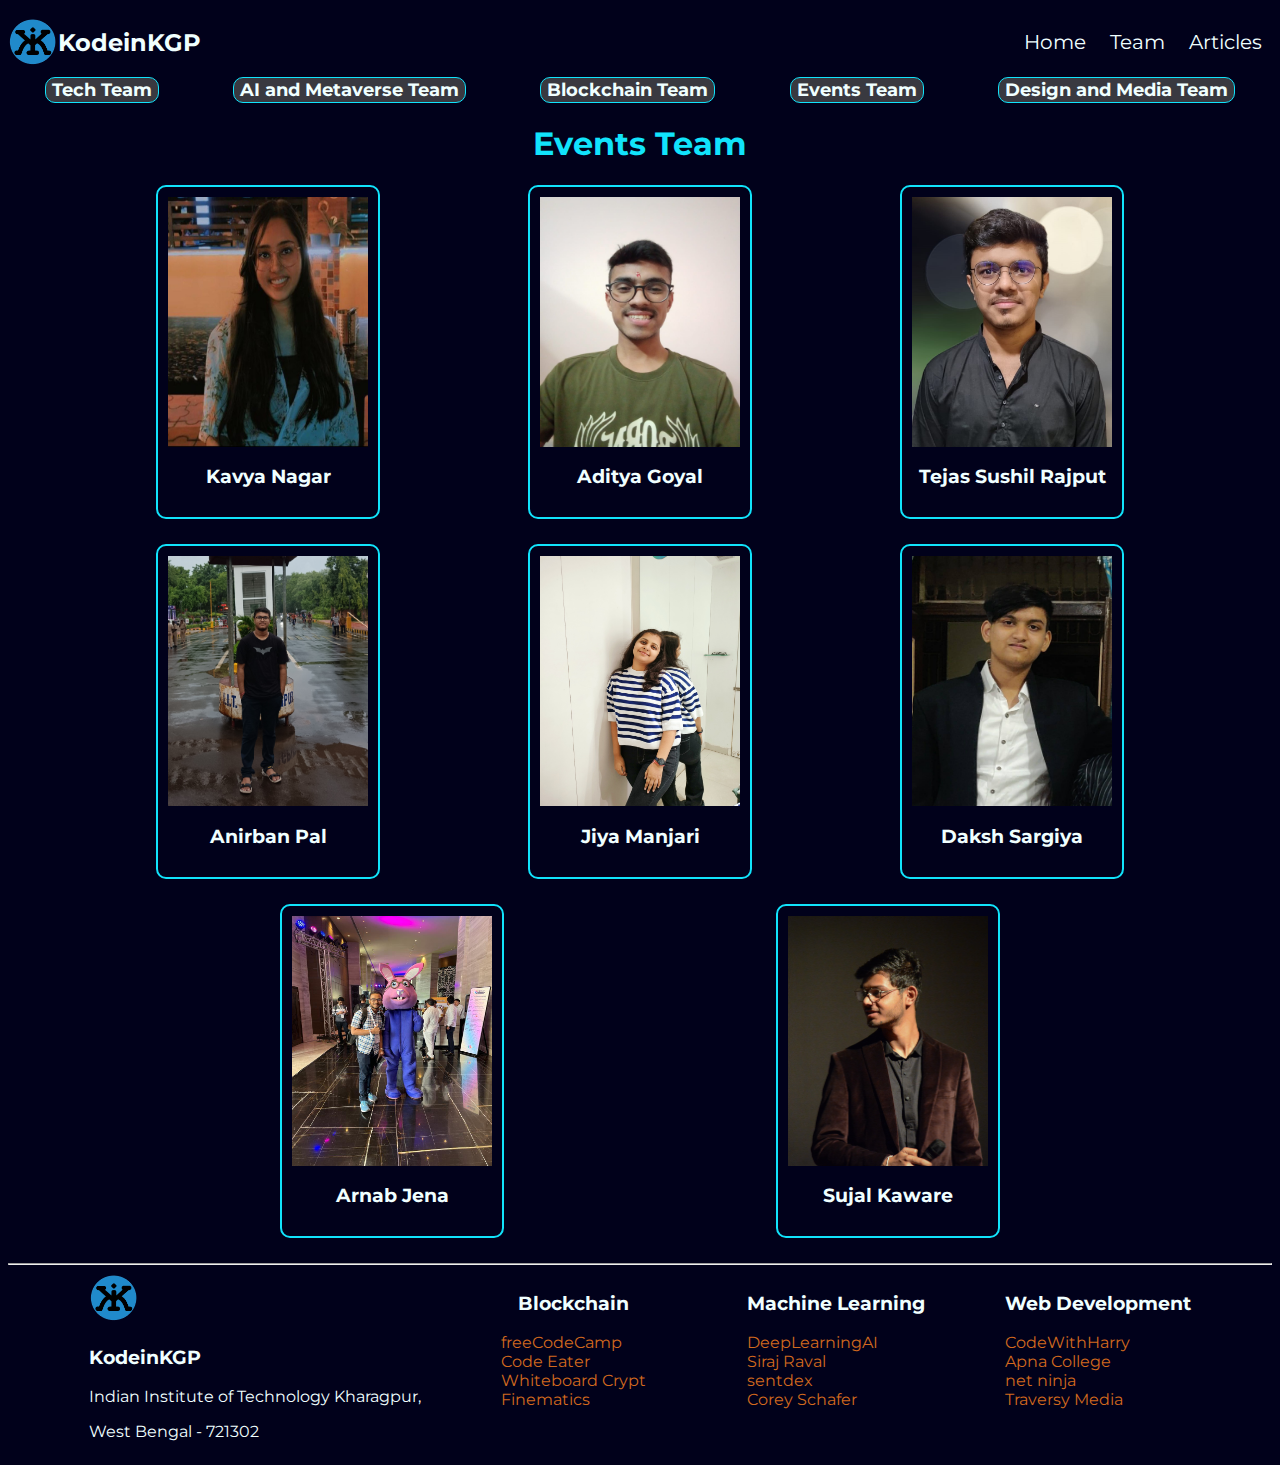
<file: events.html>
<!DOCTYPE html>
<html lang="en">
<head>
    <meta charset="UTF-8">
    <meta name="viewport" content="width=device-width, initial-scale=1.0">
    <title>Events Team</title>
    <link rel="stylesheet" href="stylee.css">
    <link rel="stylesheet" href="https://cdnjs.cloudflare.com/ajax/libs/font-awesome/6.6.0/css/all.min.css" integrity="sha512-Kc323vGBEqzTmouAECnVceyQqyqdsSiqLQISBL29aUW4U/M7pSPA/gEUZQqv1cwx4OnYxTxve5UMg5GT6L4JJg==" crossorigin="anonymous" referrerpolicy="no-referrer" />
    <link rel="preconnect" href="https://fonts.googleapis.com">
    <link rel="preconnect" href="https://fonts.gstatic.com" crossorigin>
    <link href="https://fonts.googleapis.com/css2?family=Montserrat:ital,wght@0,100..900;1,100..900&display=swap" rel="stylesheet">
</head>
<body>
    <nav class="navbar">
        <div class="logodiv"><img class="navlogo" src="Kodein logo.png" />
        <h2>KodeinKGP</h2></div>
        <div>
        <a href="index.html" class="tabs">Home</a>
        <a href="teams.html" class="tabs">Team</a>
        <a href="articles.html" class="tabs">Articles</a>
        </div>
    </nav>    
    <div class="button-container">
        <button><a href="teams.html" class="c">Tech Team</a></button>
        <button><a href="aim.html" class="c">AI and Metaverse Team</a></button>
        <button><a href="blockchain.html" class="c">Blockchain Team</a></button>
        <button><a href="events.html" class="c">Events Team</a></button>
        <button><a href="design.html" class="c">Design and Media Team</a></button>
    </div>
    <h1>Events Team</h1>
    <div class="event">
    <div class="ec1" id="container">
        <div class="boxes">
            <img src="kavya nagar.jpg"/>
            <h3>Kavya Nagar</h3>
            <div class="social">
                <a><i class="fa-brands fa-facebook"></i></a>
                <a><i class="fa-solid fa-square-envelope"></i></a>
                <a><i class="fa-brands fa-instagram"></i></a>
                <a><i class="fa-brands fa-linkedin"></i></a>
                <a><i class="fa-brands fa-github"></i></a>
                </div>
        </div>
        <div class="boxes">
            <img src="aditya goyal.jpg"/>
            <h3>Aditya Goyal</h3>
            <div class="social">
                <a><i class="fa-brands fa-facebook"></i></a>
                <a><i class="fa-solid fa-square-envelope"></i></a>
                <a><i class="fa-brands fa-instagram"></i></a>
                <a><i class="fa-brands fa-linkedin"></i></a>
                <a><i class="fa-brands fa-github"></i></a>
                </div>
        </div>
        <div class="boxes">
            <img src="tejas-edited.jpg"/>
            <h3>Tejas Sushil Rajput</h3>
            <div class="social">
                <a><i class="fa-brands fa-facebook"></i></a>
                <a><i class="fa-solid fa-square-envelope"></i></a>
                <a><i class="fa-brands fa-instagram"></i></a>
                <a><i class="fa-brands fa-linkedin"></i></a>
                <a><i class="fa-brands fa-github"></i></a>
                </div>
        </div>
    </div>
    <div class="ec2" id="container">
        <div class="boxes">
            <img src="anirban.jpg"/>
            <h3>Anirban Pal</h3>
            <div class="social">
                <a><i class="fa-brands fa-facebook"></i></a>
                <a><i class="fa-solid fa-square-envelope"></i></a>
                <a><i class="fa-brands fa-instagram"></i></a>
                <a><i class="fa-brands fa-linkedin"></i></a>
                <a><i class="fa-brands fa-github"></i></a>
                </div>
        </div>
        <div class="boxes">
            <img src="jiya.jpg"/>
            <h3>Jiya Manjari</h3>
            <div class="social">
                <a><i class="fa-brands fa-facebook"></i></a>
                <a><i class="fa-solid fa-square-envelope"></i></a>
                <a><i class="fa-brands fa-instagram"></i></a>
                <a><i class="fa-brands fa-linkedin"></i></a>
                <a><i class="fa-brands fa-github"></i></a>
                </div>
        </div>
        <div class="boxes">
            <img src="Daksh_Sargiya.jpg"/>
            <h3>Daksh Sargiya</h3>
            <div class="social">
                <a><i class="fa-brands fa-facebook"></i></a>
                <a><i class="fa-solid fa-square-envelope"></i></a>
                <a><i class="fa-brands fa-instagram"></i></a>
                <a><i class="fa-brands fa-linkedin"></i></a>
                <a><i class="fa-brands fa-github"></i></a>
                </div>
        </div>
    </div>
    <div class="ec3" id="container">
        <div class="boxes">
            <img src="arnab jena.jpeg"/>
            <h3>Arnab Jena</h3>
            <div class="social">
                <a><i class="fa-brands fa-facebook"></i></a>
                <a><i class="fa-solid fa-square-envelope"></i></a>
                <a><i class="fa-brands fa-instagram"></i></a>
                <a><i class="fa-brands fa-linkedin"></i></a>
                <a><i class="fa-brands fa-github"></i></a>
                </div>
        </div>
        <div class="boxes">
            <img src="sujal kaware-edited.jpg"/>
            <h3>Sujal Kaware</h3>
            <div class="social">
                <a><i class="fa-brands fa-facebook"></i></a>
                <a><i class="fa-solid fa-square-envelope"></i></a>
                <a><i class="fa-brands fa-instagram"></i></a>
                <a><i class="fa-brands fa-linkedin"></i></a>
                <a><i class="fa-brands fa-github"></i></a>
                </div>
        </div>
    </div>
  </div>
  <hr/>
        <footer>
            <div class="Logodiv">
                <img class="logo" src="Kodein logo.png" alt="Logo"/>
                <h3 class="ftr">KodeinKGP</h3>
                <p>Indian Institute of Technology Kharagpur,</p>
                <p>West Bengal - 721302</p>
                <a class="ftr"  href="https://www.instagram.com/kodeinkgp_iitkgp?igsh=cmhyMXM3YTA5YzZm"><i class="fa-brands fa-instagram"></i></a>
                <a class="ftr"  href="https://www.linkedin.com/company/kodeinkgp/"><i class="fa-brands fa-linkedin"></i></a>
                <a class="ftr"  href="https://www.facebook.com/kodeinkgp?mibextid=ZbWKwL"><i class="fa-brands fa-facebook"></i></a>
                <a class="ftr"  href="https://chat.whatsapp.com/IFt69sSqZsu7FlRWl3EIbk"><i class="fa-brands fa-whatsapp"></i></a>
                <a class="ftr"  href="https://medium.com/@kodeinkgp"><i class="fa-brands fa-medium"></i></a>
            </div>
            <div class="blockchainftr">
                <h3>Blockchain</h3>
                <a class="ftr"  href="https://www.youtube.com/watch?v=gyMwXuJrbJQ">freeCodeCamp</a>
                <a class="ftr"  href="https://www.youtube.com/@CodeEater21/videos">Code Eater</a>
                <a class="ftr"  href="https://www.youtube.com/@WhiteboardCrypto">Whiteboard Crypt</a>
                <a class="ftr"  href="https://www.youtube.com/@Finematics">Finematics</a>
            </div>
            <div class="mlftr">
                <h3>Machine Learning</h3>
                <a class="ftr"  href="https://www.youtube.com/@Deeplearningai">DeepLearningAI</a>
                <a class="ftr"  href="https://www.youtube.com/@SirajRaval/about">Siraj Raval</a>
                <a class="ftr"  href="https://www.youtube.com/@sentdex/playlists">sentdex</a>
                <a class="ftr"  href="https://www.youtube.com/@coreyms/about">Corey Schafer</a>
            </div>
            <div class="wdftr">
                <h3>Web Development</h3>
                <a class="ftr"  href="https://www.youtube.com/playlist?list=PLu0W_9lII9agiCUZYRsvtGTXdxkzPyItg">CodeWithHarry</a>
                <a class="ftr"  href="https://www.youtube.com/playlist?list=PLfqMhTWNBTe3H6c9OGXb5_6wcc1Mca52n">Apna College</a>
                <a class="ftr"  href="https://www.youtube.com/playlist?list=PL4cUxeGkcC9ivBf_eKCPIAYXWzLlPAm6G">net ninja</a>
                <a class="ftr"  href="https://www.youtube.com/playlist?list=PLillGF-RfqbZTASqIqdvm1R5mLrQq79CU">Traversy Media</a>
            </div>
        </footer>
</body>
</html>
</file>
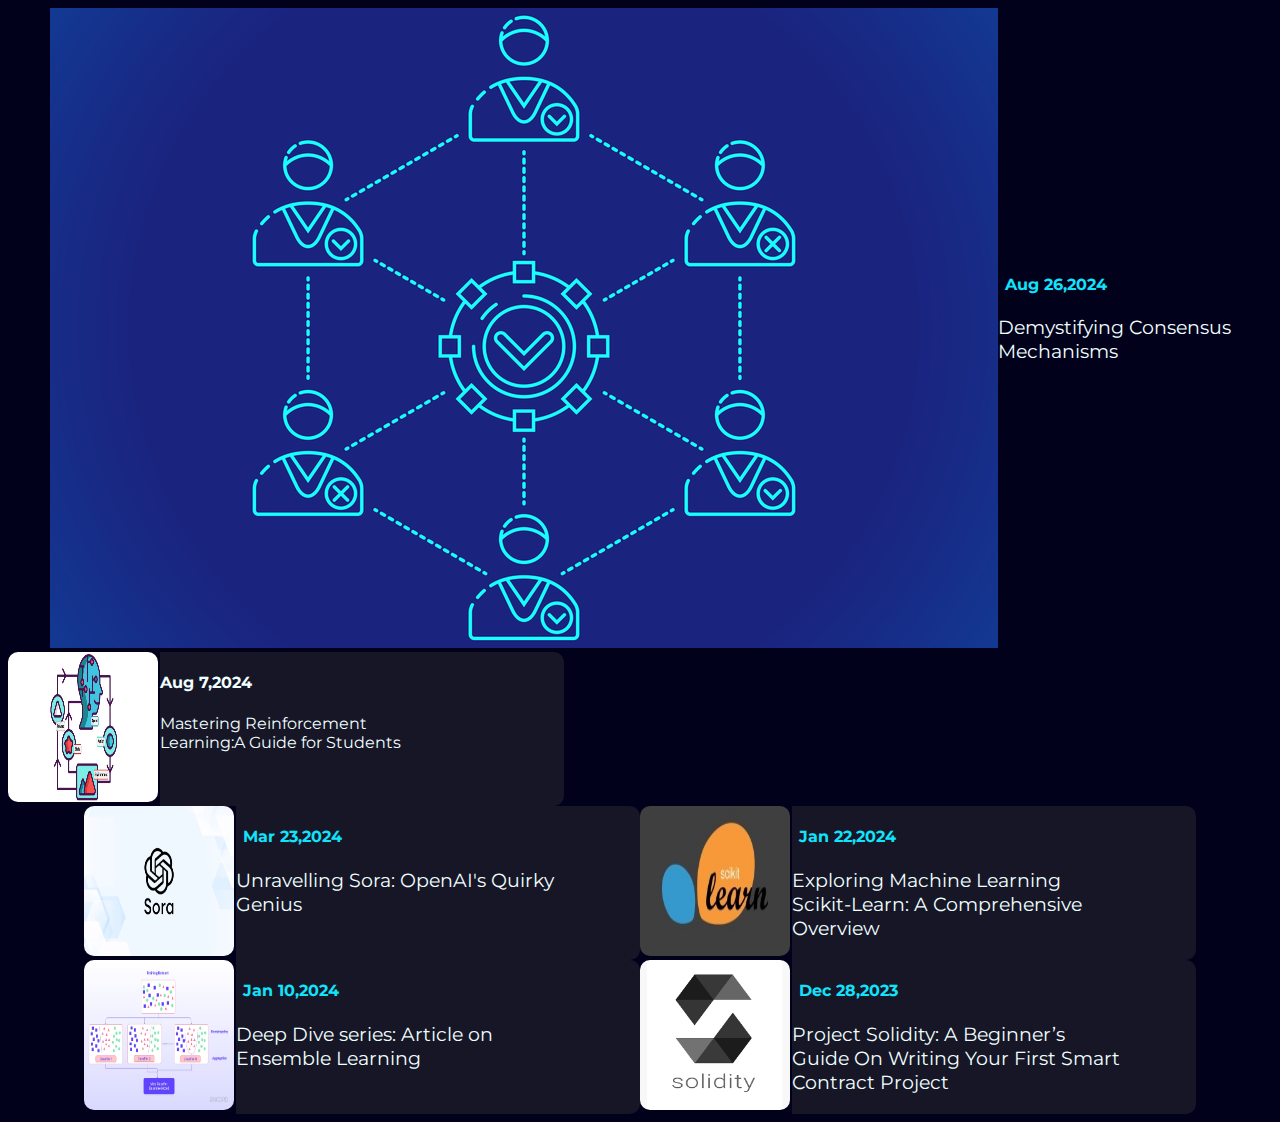
<file: others.html>
<!DOCTYPE html>
<html lang="en">
<head>
    <meta charset="UTF-8">
    <meta name="viewport" content="width=device-width, initial-scale=1.0">
    <title>Scroll</title>
    <link rel="stylesheet" href="styleo.css">
    <link rel="preconnect" href="https://fonts.googleapis.com">
    <link rel="preconnect" href="https://fonts.gstatic.com" crossorigin>
    <link href="https://fonts.googleapis.com/css2?family=Montserrat:ital,wght@0,100..900;1,100..900&display=swap" rel="stylesheet">
</head>
<body>
    <div class="cont">
            <div class="img">
            <img src="consensus-blockchain-948x640.png"/>
            </div>
            <div class="text">
            <h4>Aug 26,2024</h4>
            <p>Demystifying Consensus<br/>Mechanisms<br/> <br/> </p>
            </div>
        </div>
        <div class="art">
            <div class="img">
            <img src="reinforcement learning.png"/>
            </div>
            <div class="text">
            <h4>Aug 7,2024</h4>
            <p>Mastering Reinforcement<br/>Learning:A Guide for Students<br/> <br/> </p>
            </div>
        </div>
    </div>
    <div class="cont">
        <div class="art">
            <div class="img">
            <img src="ew_20240426-openai-sora-overview-696x447.webp"/>
            </div>
            <div class="text">
            <h4>Mar 23,2024</h4>
            <p>Unravelling Sora: OpenAI's Quirky<br/>Genius<br/> <br/> </p>
            </div>
        </div>
        <div class="art">
            <div class="img">
            <img src="scikit learning.jpeg"/>
            </div>
            <div class="text">
            <h4>Jan 22,2024</h4>
            <p>Exploring Machine Learning <br/>Scikit-Learn: A Comprehensive<br/> Overview</p>
            </div>
        </div>
    </div>
    <div class="cont">
        <div class="art">
            <div class="img">
            <img src="4fda620b-ac6c-45dc-ba17-f0d68bc7888f_What+is+Ensemble+Learning_.avif"/>
            </div>
            <div class="text">
            <h4>Jan 10,2024</h4>
            <p>Deep Dive series: Article on <br/>Ensemble Learning<br/> <br/> </p>
            </div>
        </div>
        <div class="art">
            <div class="img">
            <img src="solidity-feat.webp"/>
            </div>
            <div class="text">
            <h4>Dec 28,2023</h4>
            <p>Project Solidity: A Beginner’s<br/> Guide On Writing Your First Smart <br/>Contract Project</p>
            </div>
        </div>
    </div>
</body>
</html>
</file>
<file: stylem.css>
h1{
    text-align: center;
    color: #11e3fb;
}
#container{
    display:flex;
    justify-content: space-evenly;
    margin: 20px 0px 25px 0px;
}
img{
    width:200px;
    height:250px;
    align-self: center;
}
.button-container{
    display:flex;
    justify-content: space-around;
}
*{
    background-color: #01011b;
    color:azure;
    font-family: "Montserrat", sans-serif;
  font-optical-sizing: auto;
}
.boxes{
    border:2px solid #11e3fb;
    padding:10px;
    display:flex;
    flex-direction:column ;
    align-content: center;
    justify-content: center;
    border-radius: 10px;
}
h3{
    text-align: center;
}
.c{
    background-color:#393940;
    font-weight: bolder;
}
button{
     background-color: #393940;
     color: azure;
     border:1px solid #11e3fb;
     border-radius: 10px;
     font-size: large;
     position:relative;
}
button:hover{
    background-color: #11e3fb;
    .c{
        background-color: #11e3fb;
        color: black;
    }
}
a{
    text-decoration: none;
}
a[class="c"]:active{
    background-color: #11e3fb;
    .c{
        background-color: #11e3fb;
        color: black;
    }
}
.navbar{
    display:flex;
    align-items: center;
    justify-content: space-between;

}
.navlogo{
    width:50px;
    height:50px;
}
.logodiv{
    display:flex;
    align-items: center;
}
.tabs{
    font-size: 20px;
    color: azure;
    padding:10px
}
a[class="tabs"]:hover{
    color:#11e3fb;
}
footer{
    display:flex;
    justify-content: space-evenly;

}
.logo{
    width: 50px;
    height :50px;
    flex-wrap:wrap;
}
.blockchainftr{
      display:flex;
      flex-direction:column;
      margin:0px 20px 0px 0px;
}
.mlftr{
    display:flex;
      flex-direction:column;
}
.wdftr{
    display:flex;
      flex-direction:column;
}
a[class="ftr"]:hover{
    color: azure;
}
a[class="ftr"]{
    color:chocolate;
    text-decoration: none;
}
.ftr{
    text-align: left;
}
.social{
    display:flex;
    justify-content: space-evenly;
    font-size: 1.2rem;
}
</file>
<file: stylea.css>
.blue{
    color: #11e3fb;
}

*{
    background-color: #01011b;
    color: azure;
    font-family: "Montserrat", sans-serif;
  font-optical-sizing: auto;
}
a{
    color:chocolate;
    text-decoration: none;
}
footer{
    display:flex;
    justify-content: space-evenly;

}
.logo{
    width:7%;
    flex-wrap:wrap;
}
.blockchainftr{
      display:flex;
      flex-direction:column;
      margin:0px 20px 0px 0px;
}
.mlftr{
    display:flex;
      flex-direction:column;
}
.wdftr{
    display:flex;
      flex-direction:column;
}
a:hover{
    color: azure;
}
.navbar{
    display:flex;
    align-items: center;
    justify-content: space-between;


}
.navlogo{
    width:50px;
    height:50px
}
.logodiv{
    display:flex;
    align-items: center;
}
.tabs{
    font-size: 20px;
    color: azure;
    padding:10px
}
a[class="tabs"]:hover{
    color:#11e3fb;
}
.flex{
    display: flex;
    justify-content: space-around;

}
img{
    width:40%;
}
h1{
    color: #11e3fb;
    font-size: 4rem;
}
.image{
    display: flex;
    justify-content: flex-end;
    width:50%;
}
.gemini{
    display: flex;
    justify-content: center;
    padding:0px;
    align-items: center;
    border: 2px solid #11e3fb;
    border-radius: 10px;
    flex-direction: column;
    background-color: rgba(54,54,54,.4);
    h4,p,img{
       background-color: transparent;
    }
    h4{
        color: #11e3fb;
        align-self: flex-start;
        padding:0px 0px 0px 7px;
    }
    img{
        width:100%;
    }
    p{
        font-size: 1.2rem;
    }
}
.box{
    display: flex;
}
.gem{
    width:25%;
}
.cont{
    display: flex;
    align-content: space-between;
    justify-content: space-evenly;
    padding:0px;
    align-items: center;
    flex-direction: row;
    h4{
        color: #11e3fb;
        align-self: flex-start;
        padding:0px 0px 0px 7px;
    }
    img{
        width:100%;
    }
    p{
        font-size: 1.2rem;
    }
}
.art{
    width:45%;
    display:flex;
    background-color: rgba(54,54,54,.4);
    border:2px solid #11e3fb;
    border-radius: 10px;
    img{
        width:100%;
        height:100%;
        background-color: transparent;
    }
    .img{
        width:30%;
        img{
            width:100%;
            height:100%;
            border-radius: 10px;
            background-color: transparent;
            justify-content: center;
            align-items: center;
        }
    }
}
.text{
    background-color: transparent;
    h4,p{
        background-color: transparent;
        font-size: .8rem;
    }
}
.others{
    width:70%;
}
</file>
<file: styleb.css>
h1{
    text-align: center;
    color: #11e3fb;
}
#container{
    display:flex;
    justify-content: space-evenly;
    margin: 20px 0px 25px 0px;
}
img{
    width:200px;
    height:250px;
    align-self: center;
}
.button-container{
    display:flex;
    justify-content: space-around;
}
*{
    background-color: #01011b;
    color:azure;
    font-family: "Montserrat", sans-serif;
  font-optical-sizing: auto;
}
.boxes{
    border:2px solid #11e3fb;
    padding:10px;
    display:flex;
    flex-direction:column ;
    align-content: center;
    justify-content: center;
    border-radius: 10px;
}
h3{
    text-align: center;
}
.c{
    background-color:#393940;
    font-weight: bolder;
}
button{
     background-color: #393940;
     color: azure;
     border:1px solid #11e3fb;
     border-radius: 10px;
     font-size: large;
     position:relative;
}
button:hover{
    background-color: #11e3fb;
    .c{
        background-color: #11e3fb;
        color: black;
    }
}
a{
    text-decoration: none;
}
a[class="c"]:active{
    background-color: #11e3fb;
    .c{
        background-color: #11e3fb;
        color: black;
    }
}
.navbar{
    display:flex;
    align-items: center;
    justify-content: space-between;

}
.navlogo{
    width:50px;
    height:50px;
}
.logodiv{
    display:flex;
    align-items: center;
}
.tabs{
    font-size: 20px;
    color: azure;
    padding:10px
}
a[class="tabs"]:hover{
    color:#11e3fb;
}
footer{
    display:flex;
    justify-content: space-evenly;

}
.logo{
    width: 50px;
    height :50px;
    flex-wrap:wrap;
}
.blockchainftr{
      display:flex;
      flex-direction:column;
      margin:0px 20px 0px 0px;
}
.mlftr{
    display:flex;
      flex-direction:column;
}
.wdftr{
    display:flex;
      flex-direction:column;
}
a[class="ftr"]:hover{
    color: azure;
}
a[class="ftr"]{
    color:chocolate;
    text-decoration: none;
}
.ftr{
    text-align: left;
}
.social{
    display:flex;
    justify-content: space-evenly;
    font-size: 1.2rem;
}
</file>
<file: styled.css>
h1{
    text-align: center;
    color: #11e3fb;
}
#container{
    display:flex;
    justify-content: space-evenly;
    margin: 20px 0px 25px 0px;
}
img{
    width:200px;
    height:250px;
    align-self: center;
}
.button-container{
    display:flex;
    justify-content: space-around;
}
*{
    background-color: #01011b;
    color:azure;
    font-family: "Montserrat", sans-serif;
  font-optical-sizing: auto;
}
.boxes{
    border:2px solid #11e3fb;
    padding:10px;
    display:flex;
    flex-direction:column ;
    align-content: center;
    justify-content: center;
    border-radius: 10px;
}
h3{
    text-align: center;
}
.c{
    background-color:#393940;
    font-weight: bolder;
}
button{
     background-color: #393940;
     color: azure;
     border:1px solid #11e3fb;
     border-radius: 10px;
     font-size: large;
     position:relative;
}
button:hover{
    background-color: #11e3fb;
    .c{
        background-color: #11e3fb;
        color: black;
    }
}
a{
    text-decoration: none;
}
a[class="c"]:active{
    background-color: #11e3fb;
    .c{
        background-color: #11e3fb;
        color: black;
    }
}
.navbar{
    display:flex;
    align-items: center;
    justify-content: space-between;

}
.navlogo{
    width:50px;
    height:50px;
}
.logodiv{
    display:flex;
    align-items: center;
}
.tabs{
    font-size: 20px;
    color: azure;
    padding:10px
}
a[class="tabs"]:hover{
    color:#11e3fb;
}
footer{
    display:flex;
    justify-content: space-evenly;

}
.logo{
    width: 50px;
    height :50px;
    flex-wrap:wrap;
}
.blockchainftr{
      display:flex;
      flex-direction:column;
      margin:0px 20px 0px 0px;
}
.mlftr{
    display:flex;
      flex-direction:column;
}
.wdftr{
    display:flex;
      flex-direction:column;
}
a[class="ftr"]:hover{
    color: azure;
}
a[class="ftr"]{
    color:chocolate;
    text-decoration: none;
}
.ftr{
    text-align: left;
}
.social{
    display:flex;
    justify-content: space-evenly;
    font-size: 1.2rem;
}
</file>
<file: stylee.css>
h1{
    text-align: center;
    color: #11e3fb;
}
#container{
    display:flex;
    justify-content: space-evenly;
    margin: 20px 0px 25px 0px;
}
img{
    width:200px;
    height:250px;
    align-self: center;
}
.button-container{
    display:flex;
    justify-content: space-around;
}
*{
    background-color: #01011b;
    color:azure;
    font-family: "Montserrat", sans-serif;
  font-optical-sizing: auto;
}
.boxes{
    border:2px solid #11e3fb;
    padding:10px;
    display:flex;
    flex-direction:column ;
    align-content: center;
    justify-content: center;
    border-radius: 10px;
}
h3{
    text-align: center;
}
.c{
    background-color:#393940;
    font-weight: bolder;
}
button{
     background-color: #393940;
     color: azure;
     border:1px solid #11e3fb;
     border-radius: 10px;
     font-size: large;
     position:relative;
}
button:hover{
    background-color: #11e3fb;
    .c{
        background-color: #11e3fb;
        color: black;
    }
}
a{
    text-decoration: none;
}
a[class="c"]:active{
    background-color: #11e3fb;
    .c{
        background-color: #11e3fb;
        color: black;
    }
}
.navbar{
    display:flex;
    align-items: center;
    justify-content: space-between;

}
.navlogo{
    width:50px;
    height:50px;
}
.logodiv{
    display:flex;
    align-items: center;
}
.tabs{
    font-size: 20px;
    color: azure;
    padding:10px
}
a[class="tabs"]:hover{
    color:#11e3fb;
}
footer{
    display:flex;
    justify-content: space-evenly;

}
.logo{
    width: 50px;
    height :50px;
    flex-wrap:wrap;
}
.blockchainftr{
      display:flex;
      flex-direction:column;
      margin:0px 20px 0px 0px;
}
.mlftr{
    display:flex;
      flex-direction:column;
}
.wdftr{
    display:flex;
      flex-direction:column;
}
a[class="ftr"]:hover{
    color: azure;
}
a[class="ftr"]{
    color:chocolate;
    text-decoration: none;
}
.ftr{
    text-align: left;
}
.social{
    display:flex;
    justify-content: space-evenly;
    font-size: 1.2rem;
}
</file>
<file: styleo.css>
*{
    background-color: #01011b;
    color: azure;
    font-family: "Montserrat", sans-serif;
  font-optical-sizing: auto;
}
.cont{
    display: flex;
    align-content: space-between;
    justify-content: center;
    padding:0px;
    align-items: center;
    flex-direction: row;
    h4{
        color: #11e3fb;
        align-self: flex-start;
        padding:0px 0px 0px 7px;
    }
    img{
        width:100%;
    }
    p{
        font-size: 1.2rem;
    }
}
.art{
    width:40%;
    display:flex;
    padding:0px 50px 0px 0px;
    background-color: rgba(54,54,54,.4);
    border-radius: 10px;
    img{
        width:30%;
    }
    .img{
        width:30%;
        img{
            width:150px;
            height:150px;
            border-radius: 10px;
        }
    }
}
.text{
    background-color: transparent;
    h4,p{
        background-color: transparent;
    }
}
</file>
